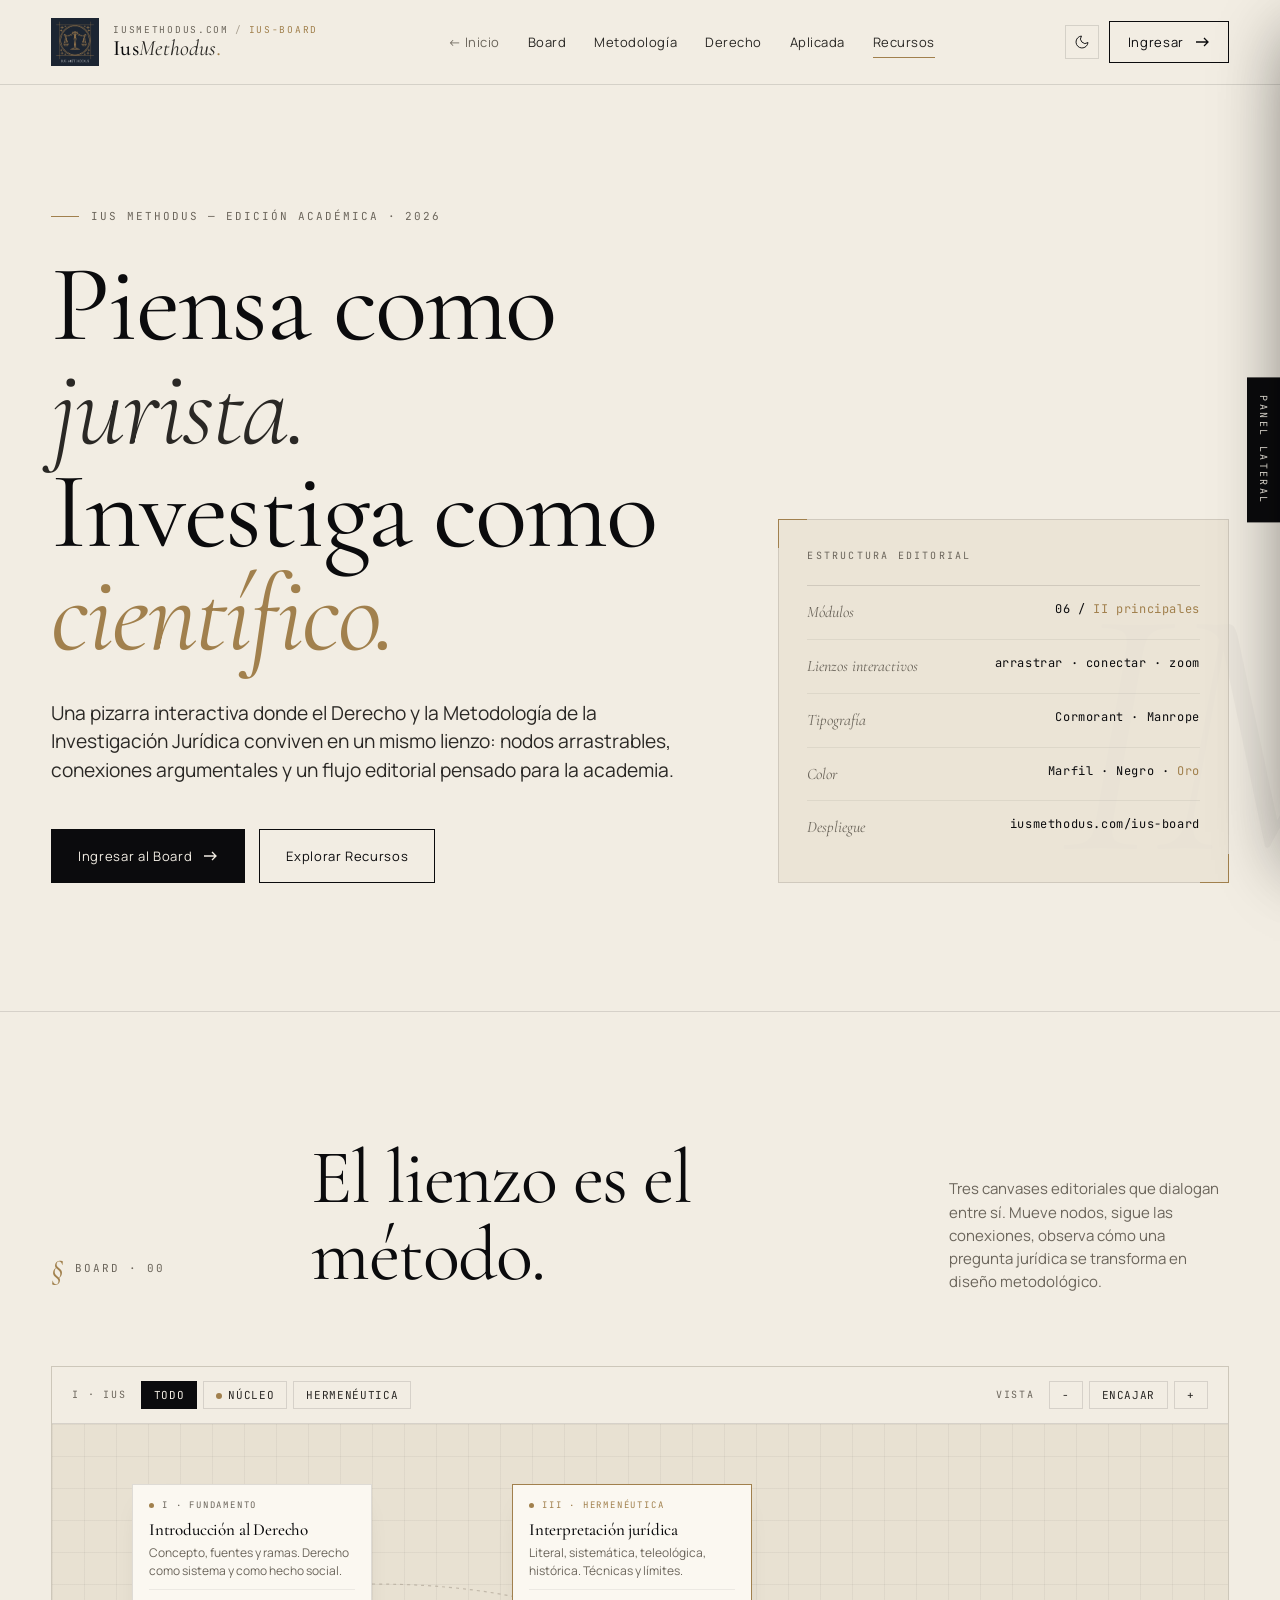
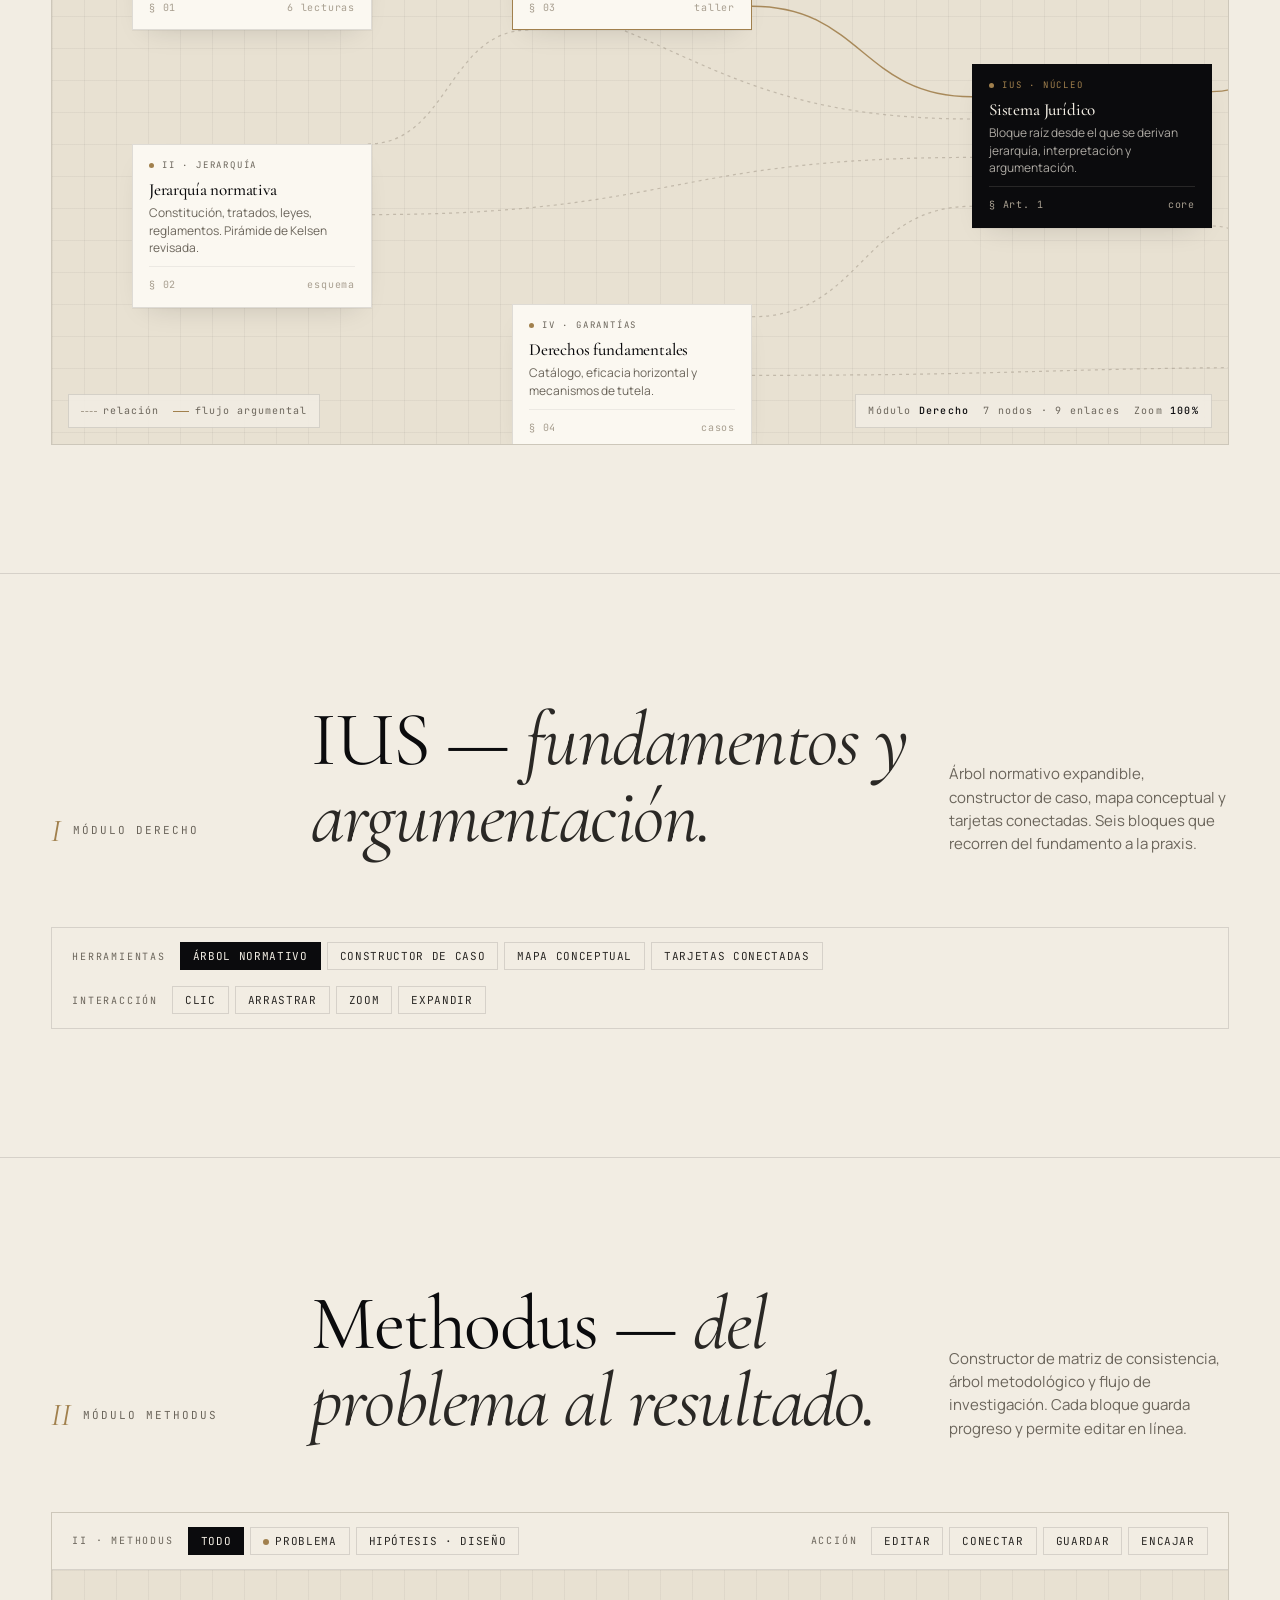
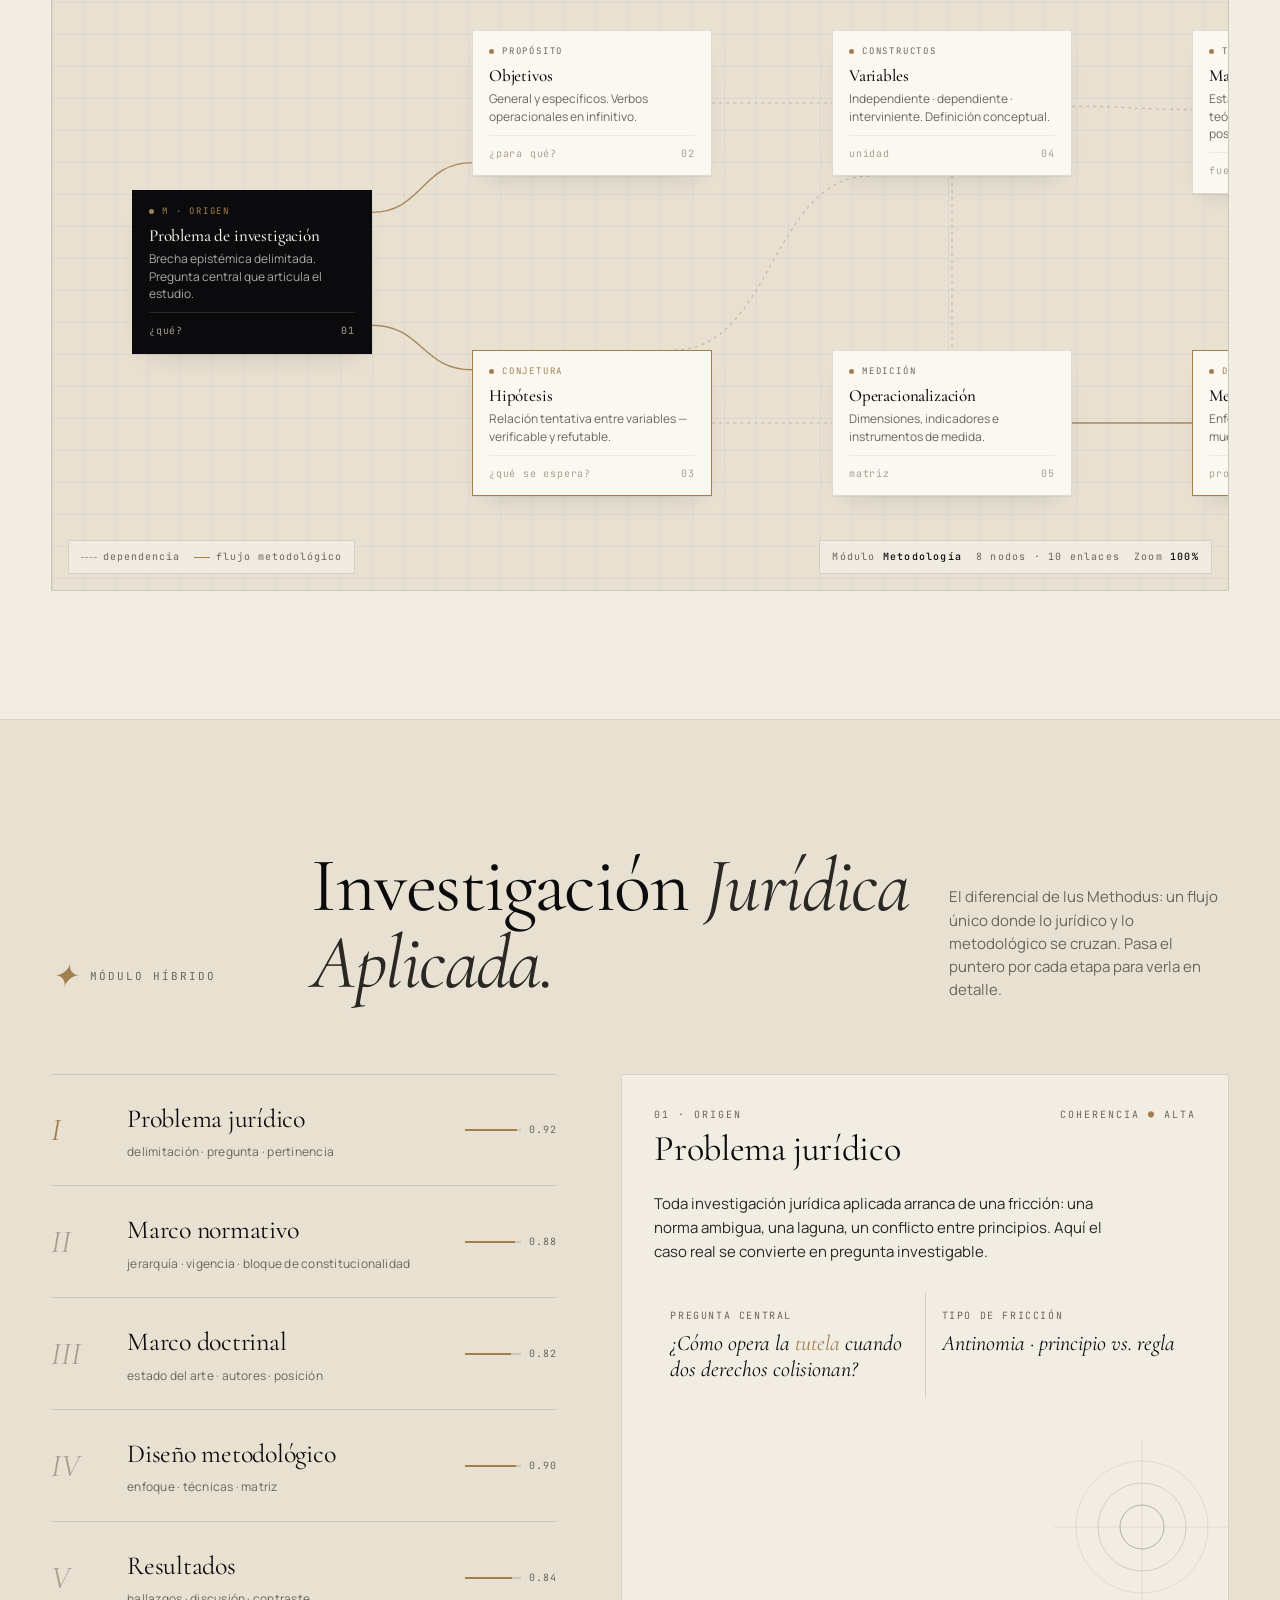
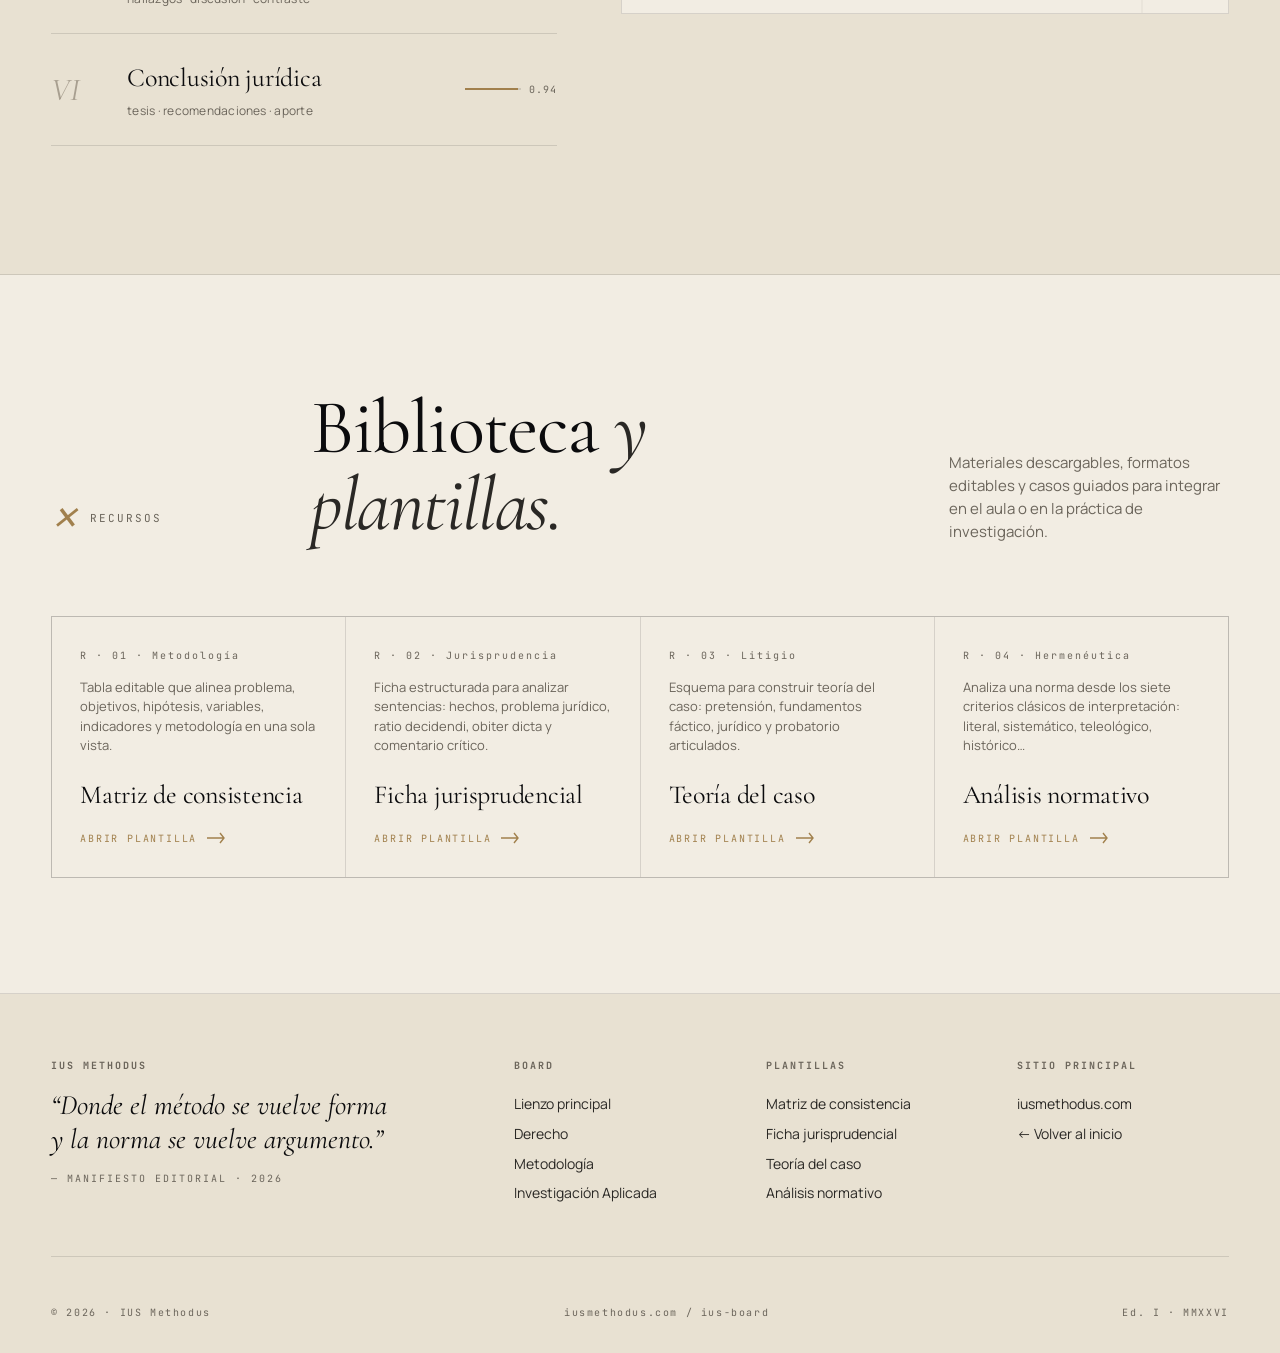
<file: ius-board/index.html>
<!doctype html>
<html lang="es">
<head>
<meta charset="utf-8" />
<meta name="viewport" content="width=device-width, initial-scale=1" />
<title>IUS Methodus · Board</title>
<meta name="description" content="Pizarra académica interactiva que integra Derecho y Metodología de la Investigación Jurídica." />
<link rel="preconnect" href="https://fonts.googleapis.com" />
<link rel="preconnect" href="https://fonts.gstatic.com" crossorigin />
<link href="https://fonts.googleapis.com/css2?family=Cormorant+Garamond:ital,wght@0,300;0,400;0,500;0,600;1,300;1,400;1,500&family=JetBrains+Mono:wght@400;500&family=Manrope:wght@300;400;500;600&display=swap" rel="stylesheet" />
<link rel="stylesheet" href="styles.css" />
</head>
<body>

<!-- ============================================================
     HEADER
     ============================================================ -->
<header class="site-header" id="inicio">
  <a class="brand" href="https://iusmethodus.com">

  <img
    class="brand-logo"
    src="/logo.png"
    alt="IUS Methodus"
  />

  <span class="brand-label">
      <span class="crumbs"><span class="crumb-root">iusmethodus.com</span> <span class="sep">/</span> <span class="crumb-leaf">ius&#8209;board</span></span>
      <span class="brand-name">Ius<em>Methodus</em><span class="dot">.</span></span>
    </span>
  </a>

  <nav class="nav" aria-label="Principal">
    <a href="https://iusmethodus.com" class="nav-home">← Inicio</a>
    <a href="#board" class="active">Board</a>
    <a href="#methodus">Metodología</a>
    <a href="#derecho">Derecho</a>
    <a href="#hibrido">Aplicada</a>
    <a href="#recursos">Recursos</a>
  </nav>

  <div class="header-tools">
    <button class="icon-btn" data-theme-toggle aria-label="Cambiar tema">
      <svg viewBox="0 0 24 24" fill="none" stroke="currentColor" stroke-width="1.4">
        <path d="M21 12.8A9 9 0 1 1 11.2 3a7 7 0 0 0 9.8 9.8Z" />
      </svg>
    </button>
    <a href="#board" class="btn ghost" style="padding:10px 18px;">
      Ingresar
      <svg class="arr" width="14" height="10" viewBox="0 0 14 10" fill="none">
        <path d="M0 5h12M8 1l4 4-4 4" stroke="currentColor" stroke-width="1.3"/>
      </svg>
    </a>
  </div>
</header>

<!-- ============================================================
     HERO
     ============================================================ -->
<section class="hero" aria-labelledby="hero-title">
  <div class="hero-ornament" aria-hidden="true">IM</div>
  <div class="hero-grid">
    <div>
      <div class="eyebrow">Ius Methodus — Edición Académica · 2026</div>
      <h1 id="hero-title">
        Piensa como <em>jurista.</em><br/>
        Investiga como <span class="gold">científico.</span>
      </h1>
      <p class="lede">
        Una pizarra interactiva donde el Derecho y la Metodología de la Investigación Jurídica conviven en un mismo lienzo: nodos arrastrables, conexiones argumentales y un flujo editorial pensado para la academia.
      </p>
      <div class="cta-row">
        <a href="#board" class="btn">
          Ingresar al Board
          <svg class="arr" width="14" height="10" viewBox="0 0 14 10" fill="none">
            <path d="M0 5h12M8 1l4 4-4 4" stroke="currentColor" stroke-width="1.3"/>
          </svg>
        </a>
        <a href="#recursos" class="btn ghost">
          Explorar Recursos
        </a>
      </div>
    </div>

    <aside class="hero-meta">
      <div class="meta-title">Estructura editorial</div>
      <dl>
        <div class="meta-row"><dt>Módulos</dt><dd>06 / <span class="accent">II principales</span></dd></div>
        <div class="meta-row"><dt>Lienzos interactivos</dt><dd>arrastrar · conectar · zoom</dd></div>
        <div class="meta-row"><dt>Tipografía</dt><dd>Cormorant · Manrope</dd></div>
        <div class="meta-row"><dt>Color</dt><dd>Marfil · Negro · <span class="accent">Oro</span></dd></div>
        <div class="meta-row"><dt>Despliegue</dt><dd>iusmethodus.com/ius&#8209;board</dd></div>
      </dl>
    </aside>
  </div>
</section>

<!-- ============================================================
     BOARD INTRO
     ============================================================ -->
<section class="module" id="board" aria-labelledby="board-title">
  <div class="module-head">
    <div class="module-tag"><span class="roman">§</span> Board · 00</div>
    <h2 class="module-title" id="board-title">El lienzo es el método.</h2>
    <p class="module-blurb">Tres canvases editoriales que dialogan entre sí. Mueve nodos, sigue las conexiones, observa cómo una pregunta jurídica se transforma en diseño metodológico.</p>
  </div>

  <div class="canvas-wrap" data-canvas="derecho">
    <div class="canvas-toolbar">
      <div class="tool-group">
        <span class="label">I · IUS</span>
        <button class="chip active" data-filter="all">Todo</button>
        <button class="chip" data-filter="root"><span class="dot"></span>Núcleo</button>
        <button class="chip" data-filter="accent">Hermenéutica</button>
      </div>
      <div class="tool-group">
        <span class="label">Vista</span>
        <button class="chip" data-zoom-action="out">−</button>
        <button class="chip" data-zoom-action="fit">Encajar</button>
        <button class="chip" data-zoom-action="in">+</button>
      </div>
    </div>
    <div class="canvas-view">
      <div class="canvas-stage">
        <svg class="edges" viewBox="0 0 4000 3000" preserveAspectRatio="none"></svg>
      </div>
      <div class="canvas-legend">
        <span><span class="swatch dash"></span>relación</span>
        <span><span class="swatch solid"></span>flujo argumental</span>
      </div>
      <div class="canvas-status">
        <span>Módulo <b>Derecho</b></span>
        <span>7 nodos · 9 enlaces</span>
        <span>Zoom <b data-zoom>100%</b></span>
      </div>
    </div>
  </div>
</section>

<!-- ============================================================
     DERECHO MODULE
     ============================================================ -->
<section class="module" id="derecho" aria-labelledby="derecho-title">
  <div class="module-head">
    <div class="module-tag"><span class="roman">I</span> Módulo Derecho</div>
    <h2 class="module-title" id="derecho-title">IUS — <em>fundamentos y argumentación.</em></h2>
    <p class="module-blurb">Árbol normativo expandible, constructor de caso, mapa conceptual y tarjetas conectadas. Seis bloques que recorren del fundamento a la praxis.</p>
  </div>

  <!-- Tools row -->
  <div class="canvas-wrap" style="border-bottom:none; background:var(--paper);">
    <div class="canvas-toolbar">
      <div class="tool-group">
        <span class="label">Herramientas</span>
        <button class="chip active">Árbol normativo</button>
        <button class="chip">Constructor de caso</button>
        <button class="chip">Mapa conceptual</button>
        <button class="chip">Tarjetas conectadas</button>
      </div>
      <div class="tool-group">
        <span class="label">Interacción</span>
        <button class="chip">clic</button>
        <button class="chip">arrastrar</button>
        <button class="chip">zoom</button>
        <button class="chip">expandir</button>
      </div>
    </div>
  </div>
</section>

<!-- ============================================================
     METHODUS MODULE
     ============================================================ -->
<section class="module" id="methodus" aria-labelledby="methodus-title">
  <div class="module-head">
    <div class="module-tag"><span class="roman">II</span> Módulo Methodus</div>
    <h2 class="module-title" id="methodus-title">Methodus — <em>del problema al resultado.</em></h2>
    <p class="module-blurb">Constructor de matriz de consistencia, árbol metodológico y flujo de investigación. Cada bloque guarda progreso y permite editar en línea.</p>
  </div>

  <div class="canvas-wrap" data-canvas="methodus">
    <div class="canvas-toolbar">
      <div class="tool-group">
        <span class="label">II · METHODUS</span>
        <button class="chip active" data-filter="all">Todo</button>
        <button class="chip" data-filter="root"><span class="dot"></span>Problema</button>
        <button class="chip" data-filter="accent">Hipótesis · Diseño</button>
      </div>
      <div class="tool-group">
        <span class="label">Acción</span>
        <button class="chip">Editar</button>
        <button class="chip">Conectar</button>
        <button class="chip">Guardar</button>
        <button class="chip" data-zoom-action="fit">Encajar</button>
      </div>
    </div>
    <div class="canvas-view">
      <div class="canvas-stage">
        <svg class="edges" viewBox="0 0 4000 3000" preserveAspectRatio="none"></svg>
      </div>
      <div class="canvas-legend">
        <span><span class="swatch dash"></span>dependencia</span>
        <span><span class="swatch solid"></span>flujo metodológico</span>
      </div>
      <div class="canvas-status">
        <span>Módulo <b>Metodología</b></span>
        <span>8 nodos · 10 enlaces</span>
        <span>Zoom <b data-zoom>100%</b></span>
      </div>
    </div>
  </div>
</section>

<!-- ============================================================
     HYBRID — Investigación Jurídica Aplicada
     ============================================================ -->
<section class="module hybrid" id="hibrido" aria-labelledby="hibrido-title">
  <div class="module-head">
    <div class="module-tag"><span class="roman">✦</span> Módulo Híbrido</div>
    <h2 class="module-title" id="hibrido-title">Investigación <em>Jurídica Aplicada.</em></h2>
    <p class="module-blurb">El diferencial de Ius Methodus: un flujo único donde lo jurídico y lo metodológico se cruzan. Pasa el puntero por cada etapa para verla en detalle.</p>
  </div>

  <div class="hybrid-flow">
    <ol class="flow-list" role="list">
      <li class="flow-step is-active" data-step="prob">
        <span class="idx">I</span>
        <div>
          <h3>Problema jurídico</h3>
          <span class="sub">delimitación · pregunta · pertinencia</span>
        </div>
        <span class="coherence"><span class="bar" style="--gap: 8%"></span>0.92</span>
      </li>
      <li class="flow-step" data-step="norm">
        <span class="idx">II</span>
        <div>
          <h3>Marco normativo</h3>
          <span class="sub">jerarquía · vigencia · bloque de constitucionalidad</span>
        </div>
        <span class="coherence"><span class="bar" style="--gap: 12%"></span>0.88</span>
      </li>
      <li class="flow-step" data-step="doct">
        <span class="idx">III</span>
        <div>
          <h3>Marco doctrinal</h3>
          <span class="sub">estado del arte · autores · posición</span>
        </div>
        <span class="coherence"><span class="bar" style="--gap: 18%"></span>0.82</span>
      </li>
      <li class="flow-step" data-step="meto">
        <span class="idx">IV</span>
        <div>
          <h3>Diseño metodológico</h3>
          <span class="sub">enfoque · técnicas · matriz</span>
        </div>
        <span class="coherence"><span class="bar" style="--gap: 10%"></span>0.90</span>
      </li>
      <li class="flow-step" data-step="res">
        <span class="idx">V</span>
        <div>
          <h3>Resultados</h3>
          <span class="sub">hallazgos · discusión · contraste</span>
        </div>
        <span class="coherence"><span class="bar" style="--gap: 16%"></span>0.84</span>
      </li>
      <li class="flow-step" data-step="concl">
        <span class="idx">VI</span>
        <div>
          <h3>Conclusión jurídica</h3>
          <span class="sub">tesis · recomendaciones · aporte</span>
        </div>
        <span class="coherence"><span class="bar" style="--gap: 6%"></span>0.94</span>
      </li>
    </ol>

    <div class="flow-canvas" data-flow-detail></div>
  </div>
</section>

<!-- ============================================================
     RESOURCES
     ============================================================ -->
<section class="resources" id="recursos" aria-labelledby="recursos-title">
  <div class="module-head">
    <div class="module-tag"><span class="roman">✕</span> Recursos</div>
    <h2 class="module-title" id="recursos-title">Biblioteca <em>y plantillas.</em></h2>
    <p class="module-blurb">Materiales descargables, formatos editables y casos guiados para integrar en el aula o en la práctica de investigación.</p>
  </div>

  <div class="resources-grid">
    <button class="r-card" data-template="matriz" type="button">
      <span class="num">R · 01 · Metodología</span>
      <p>Tabla editable que alinea problema, objetivos, hipótesis, variables, indicadores y metodología en una sola vista.</p>
      <h4>Matriz de consistencia</h4>
      <span class="r-cta">Abrir plantilla <svg class="ar" width="20" height="12" viewBox="0 0 20 12"><path d="M0 6h17M13 1l4 5-4 5" stroke="currentColor" stroke-width="1.4" fill="none"/></svg></span>
    </button>
    <button class="r-card" data-template="ficha" type="button">
      <span class="num">R · 02 · Jurisprudencia</span>
      <p>Ficha estructurada para analizar sentencias: hechos, problema jurídico, ratio decidendi, obiter dicta y comentario crítico.</p>
      <h4>Ficha jurisprudencial</h4>
      <span class="r-cta">Abrir plantilla <svg class="ar" width="20" height="12" viewBox="0 0 20 12"><path d="M0 6h17M13 1l4 5-4 5" stroke="currentColor" stroke-width="1.4" fill="none"/></svg></span>
    </button>
    <button class="r-card" data-template="caso" type="button">
      <span class="num">R · 03 · Litigio</span>
      <p>Esquema para construir teoría del caso: pretensión, fundamentos fáctico, jurídico y probatorio articulados.</p>
      <h4>Teoría del caso</h4>
      <span class="r-cta">Abrir plantilla <svg class="ar" width="20" height="12" viewBox="0 0 20 12"><path d="M0 6h17M13 1l4 5-4 5" stroke="currentColor" stroke-width="1.4" fill="none"/></svg></span>
    </button>
    <button class="r-card" data-template="interp" type="button">
      <span class="num">R · 04 · Hermenéutica</span>
      <p>Analiza una norma desde los siete criterios clásicos de interpretación: literal, sistemático, teleológico, histórico…</p>
      <h4>Análisis normativo</h4>
      <span class="r-cta">Abrir plantilla <svg class="ar" width="20" height="12" viewBox="0 0 20 12"><path d="M0 6h17M13 1l4 5-4 5" stroke="currentColor" stroke-width="1.4" fill="none"/></svg></span>
    </button>
  </div>
</section>

<!-- ============================================================
     FOOTER / CONTACT
     ============================================================ -->
<footer class="site-footer">
  <div class="footer-grid">
    <div>
      <h5>Ius Methodus</h5>
      <p class="footer-quote">
        “Donde el método se vuelve forma y la norma se vuelve argumento.”
        <span class="cite">— Manifiesto Editorial · 2026</span>
      </p>
    </div>
    <div>
      <h5>Board</h5>
      <a href="#board">Lienzo principal</a>
      <a href="#derecho">Derecho</a>
      <a href="#methodus">Metodología</a>
      <a href="#hibrido">Investigación Aplicada</a>
    </div>
    <div>
      <h5>Plantillas</h5>
      <a href="#recursos" data-open-template="matriz">Matriz de consistencia</a>
      <a href="#recursos" data-open-template="ficha">Ficha jurisprudencial</a>
      <a href="#recursos" data-open-template="caso">Teoría del caso</a>
      <a href="#recursos" data-open-template="interp">Análisis normativo</a>
    </div>
    <div>
      <h5>Sitio principal</h5>
      <a href="https://iusmethodus.com">iusmethodus.com</a>
      <a href="https://iusmethodus.com">← Volver al inicio</a>
    </div>
  </div>
  <div class="footer-bot">
    <span>© 2026 · IUS Methodus</span>
    <span>iusmethodus.com / ius&#8209;board</span>
    <span>Ed. I · MMXXVI</span>
  </div>
</footer>

<!-- ============================================================
     SIDEBAR PANEL
     ============================================================ -->
<button class="sidebar-trigger" aria-label="Abrir panel lateral">Panel lateral</button>
<div class="scrim" aria-hidden="true"></div>
<aside class="sidebar-panel" aria-label="Panel de accesos">
  <div class="sidebar-head">
    <h2>Accesos</h2>
    <button class="icon-btn" data-close-sidebar aria-label="Cerrar panel">
      <svg viewBox="0 0 24 24" fill="none" stroke="currentColor" stroke-width="1.4"><path d="M6 6l12 12M18 6L6 18"/></svg>
    </button>
  </div>
  <nav class="sidebar-nav">
    <a class="sidebar-item" href="#recursos">
      <svg class="ic" viewBox="0 0 24 24" fill="none" stroke="currentColor" stroke-width="1.3"><rect x="3" y="3" width="7" height="7"/><rect x="14" y="3" width="7" height="7"/><rect x="3" y="14" width="7" height="7"/><rect x="14" y="14" width="7" height="7"/></svg>
      <div class="label-block"><div class="t">Plantillas</div><div class="d">12 formatos</div></div>
      <span class="count">12</span>
    </a>
    <a class="sidebar-item" href="#recursos">
      <svg class="ic" viewBox="0 0 24 24" fill="none" stroke="currentColor" stroke-width="1.3"><path d="M4 3h11a4 4 0 0 1 4 4v14H8a4 4 0 0 1-4-4V3z"/><path d="M4 17h15"/></svg>
      <div class="label-block"><div class="t">Biblioteca</div><div class="d">manuales · tratados</div></div>
      <span class="count">348</span>
    </a>
    <a class="sidebar-item" href="#hibrido">
      <svg class="ic" viewBox="0 0 24 24" fill="none" stroke="currentColor" stroke-width="1.3"><path d="M3 12h18M12 3v18"/><circle cx="12" cy="12" r="9"/></svg>
      <div class="label-block"><div class="t">Casos</div><div class="d">expedientes guiados</div></div>
      <span class="count">26</span>
    </a>
    <a class="sidebar-item" href="#">
      <svg class="ic" viewBox="0 0 24 24" fill="none" stroke="currentColor" stroke-width="1.3"><path d="M12 3l2.6 6 6.4.6-4.8 4.4 1.4 6.4L12 17l-5.6 3.4L7.8 14 3 9.6l6.4-.6L12 3z"/></svg>
      <div class="label-block"><div class="t">Favoritos</div><div class="d">tu colección</div></div>
      <span class="count">07</span>
    </a>
    <a class="sidebar-item" href="#">
      <svg class="ic" viewBox="0 0 24 24" fill="none" stroke="currentColor" stroke-width="1.3"><circle cx="12" cy="12" r="3"/><path d="M19.4 15a1.7 1.7 0 0 0 .3 1.8l.1.1a2 2 0 1 1-2.8 2.8l-.1-.1a1.7 1.7 0 0 0-1.8-.3 1.7 1.7 0 0 0-1 1.5V21a2 2 0 1 1-4 0v-.1a1.7 1.7 0 0 0-1.1-1.5 1.7 1.7 0 0 0-1.8.3l-.1.1a2 2 0 1 1-2.8-2.8l.1-.1a1.7 1.7 0 0 0 .3-1.8 1.7 1.7 0 0 0-1.5-1H3a2 2 0 1 1 0-4h.1a1.7 1.7 0 0 0 1.5-1.1 1.7 1.7 0 0 0-.3-1.8l-.1-.1a2 2 0 1 1 2.8-2.8l.1.1a1.7 1.7 0 0 0 1.8.3H9a1.7 1.7 0 0 0 1-1.5V3a2 2 0 1 1 4 0v.1a1.7 1.7 0 0 0 1 1.5 1.7 1.7 0 0 0 1.8-.3l.1-.1a2 2 0 1 1 2.8 2.8l-.1.1a1.7 1.7 0 0 0-.3 1.8V9a1.7 1.7 0 0 0 1.5 1H21a2 2 0 1 1 0 4h-.1a1.7 1.7 0 0 0-1.5 1z"/></svg>
      <div class="label-block"><div class="t">Configuración</div><div class="d">tema · idioma · cuenta</div></div>
      <span class="count">·</span>
    </a>
  </nav>
  <div style="padding: 24px 28px; border-top: 1px solid var(--rule); font-family: var(--mono); font-size: 10px; letter-spacing: 0.16em; color: var(--ink-mute);">
    iusmethodus.com / ius&#8209;board · v1.0
  </div>
</aside>

<!-- ============================================================
     TEMPLATE VIEWER (modal)
     ============================================================ -->
<div class="tpl-scrim" data-tpl-close></div>
<aside class="tpl-viewer" aria-hidden="true" aria-label="Visor de plantillas">
  <header class="tpl-head">
    <div class="tpl-id"><span class="tpl-num">R · 00</span><span class="tpl-cat">Plantilla</span></div>
    <h2 class="tpl-title">—</h2>
    <div class="tpl-actions">
      <button class="chip" data-tpl-action="print">Imprimir</button>
      <button class="chip" data-tpl-action="reset">Restablecer</button>
      <button class="icon-btn" data-tpl-close aria-label="Cerrar plantilla">
        <svg viewBox="0 0 24 24" fill="none" stroke="currentColor" stroke-width="1.4"><path d="M6 6l12 12M18 6L6 18"/></svg>
      </button>
    </div>
  </header>
  <div class="tpl-body" data-tpl-body></div>
</aside>

<script src="board.js"></script>
<script src="templates.js"></script>
</body>
</html>
</file>
<file: ius-board/styles.css>
/* ============================================================
   IUS METHODUS BOARD — Editorial Academic Interface
   ============================================================ */

:root {
  /* Light (default) — Ivory paper */
  --ink: #0B0B0D;
  --ink-soft: #2A2825;
  --ink-mute: #6B655B;
  --ink-faint: #A89F90;
  --paper: #F2EDE3;
  --paper-2: #E8E1D2;
  --paper-3: #DCD3C0;
  --rule: rgba(11, 11, 13, 0.12);
  --rule-soft: rgba(11, 11, 13, 0.06);
  --gold: oklch(0.62 0.08 78);
  --gold-soft: oklch(0.72 0.06 78);
  --gold-faint: oklch(0.85 0.04 78);
  --node-bg: #FBF8F1;
  --node-shadow: 0 1px 0 rgba(11,11,13,0.04), 0 12px 28px -16px rgba(11,11,13,0.18);
  --grid: rgba(11, 11, 13, 0.045);

  --serif: "Cormorant Garamond", "Cormorant", "Georgia", serif;
  --sans: "Manrope", "Inter", system-ui, sans-serif;
  --mono: "JetBrains Mono", "SF Mono", ui-monospace, monospace;

  --pad: clamp(20px, 4vw, 56px);
  --max: 1440px;
}

[data-theme="dark"] {
  --ink: #F2EDE3;
  --ink-soft: #D9D2C2;
  --ink-mute: #8B8475;
  --ink-faint: #5A5448;
  --paper: #0B0B0D;
  --paper-2: #131316;
  --paper-3: #1B1B1F;
  --rule: rgba(242, 237, 227, 0.10);
  --rule-soft: rgba(242, 237, 227, 0.05);
  --gold: oklch(0.78 0.09 78);
  --gold-soft: oklch(0.68 0.07 78);
  --gold-faint: oklch(0.35 0.05 78);
  --node-bg: #15151A;
  --node-shadow: 0 0 0 1px rgba(242,237,227,0.04), 0 16px 40px -20px rgba(0,0,0,0.7);
  --grid: rgba(242, 237, 227, 0.04);
}

* { box-sizing: border-box; margin: 0; padding: 0; }

html { scroll-behavior: smooth; }

body {
  font-family: var(--sans);
  background: var(--paper);
  color: var(--ink);
  font-size: 15px;
  line-height: 1.55;
  font-feature-settings: "ss01", "cv11";
  -webkit-font-smoothing: antialiased;
  transition: background 0.6s ease, color 0.6s ease;
  overflow-x: hidden;
}

::selection { background: var(--gold); color: var(--paper); }

/* ============================================================
   HEADER
   ============================================================ */
.site-header {
  position: sticky; top: 0; z-index: 60;
  padding: 18px var(--pad);
  display: flex; align-items: center; justify-content: space-between;
  gap: 32px;
  background: color-mix(in oklab, var(--paper) 88%, transparent);
  backdrop-filter: blur(14px);
  -webkit-backdrop-filter: blur(14px);
  border-bottom: 1px solid var(--rule);
}

.brand {
  display: flex; align-items: center; gap: 14px;
  text-decoration: none;
  color: var(--ink);
}
.brand-logo{
height:48px;
width:auto;
display:block;
object-fit:contain;
}
.brand-label { display: flex; flex-direction: column; gap: 2px; line-height: 1; }
.brand-name {
  font-family: var(--serif);
  font-size: 22px;
  letter-spacing: 0.01em;
  font-weight: 500;
}
.brand-name em { font-style: italic; font-weight: 400; color: var(--ink-soft); }
.brand .dot { color: var(--gold); font-style: italic; }
.crumbs {
  font-family: var(--mono);
  font-size: 9.5px;
  letter-spacing: 0.18em;
  text-transform: uppercase;
  color: var(--ink-mute);
  display: flex; gap: 6px; align-items: center;
}
.crumbs .crumb-root { color: var(--ink-mute); }
.crumbs .crumb-leaf { color: var(--gold); }
.crumbs .sep { color: var(--ink-faint); }

.nav .nav-home { color: var(--ink-mute); }
.nav .nav-home:hover { color: var(--gold); }

.nav { display: flex; gap: 28px; align-items: center; }
.nav a {
  color: var(--ink-soft);
  text-decoration: none;
  font-size: 13px;
  letter-spacing: 0.04em;
  position: relative;
  padding: 4px 0;
  transition: color 0.25s;
}
.nav a:hover { color: var(--ink); }
.nav a::after {
  content: ""; position: absolute; left: 0; right: 0; bottom: -2px;
  height: 1px; background: var(--gold);
  transform: scaleX(0); transform-origin: left;
  transition: transform 0.35s cubic-bezier(.2,.7,.2,1);
}
.nav a:hover::after, .nav a.active::after { transform: scaleX(1); }

.header-tools { display: flex; align-items: center; gap: 10px; }
.icon-btn {
  width: 34px; height: 34px;
  border: 1px solid var(--rule);
  background: transparent;
  color: var(--ink);
  display: inline-grid; place-items: center;
  cursor: pointer;
  transition: border-color 0.2s, background 0.2s;
}
.icon-btn:hover { border-color: var(--ink); background: var(--paper-2); }
.icon-btn svg { width: 16px; height: 16px; }

/* ============================================================
   HERO
   ============================================================ */
.hero {
  padding: clamp(48px, 9vw, 120px) var(--pad) clamp(60px, 10vw, 140px);
  position: relative;
  border-bottom: 1px solid var(--rule);
  overflow: hidden;
}
.hero-grid {
  display: grid;
  grid-template-columns: 1fr;
  gap: clamp(40px, 6vw, 80px);
  max-width: var(--max);
  margin: 0 auto;
}
@media (min-width: 980px) {
  .hero-grid { grid-template-columns: 1.3fr 0.9fr; align-items: end; }
}
.eyebrow {
  display: inline-flex; align-items: center; gap: 12px;
  font-family: var(--mono);
  font-size: 11px;
  letter-spacing: 0.18em;
  text-transform: uppercase;
  color: var(--ink-mute);
  margin-bottom: 28px;
}
.eyebrow::before {
  content: ""; width: 28px; height: 1px; background: var(--gold);
}
.hero h1 {
  font-family: var(--serif);
  font-weight: 400;
  font-size: clamp(48px, 8.5vw, 124px);
  line-height: 0.95;
  letter-spacing: -0.02em;
  margin-bottom: 32px;
  text-wrap: balance;
}
.hero h1 em {
  font-style: italic;
  color: var(--ink-soft);
  font-weight: 300;
}
.hero h1 .gold { color: var(--gold); font-style: italic; }
.hero p.lede {
  font-size: clamp(17px, 1.5vw, 21px);
  color: var(--ink-soft);
  max-width: 52ch;
  line-height: 1.5;
  margin-bottom: 44px;
  text-wrap: pretty;
}
.cta-row { display: flex; gap: 14px; flex-wrap: wrap; }

.btn {
  display: inline-flex; align-items: center; gap: 12px;
  padding: 16px 26px;
  font-family: var(--sans);
  font-size: 13px;
  letter-spacing: 0.05em;
  text-decoration: none;
  border: 1px solid var(--ink);
  cursor: pointer;
  background: var(--ink);
  color: var(--paper);
  transition: transform 0.25s, background 0.25s, color 0.25s;
}
.btn:hover { transform: translateY(-2px); }
.btn .arr { transition: transform 0.3s; }
.btn:hover .arr { transform: translateX(4px); }

.btn.ghost {
  background: transparent;
  color: var(--ink);
}
.btn.ghost:hover { background: var(--ink); color: var(--paper); }

/* Hero side: meta plate */
.hero-meta {
  border: 1px solid var(--rule);
  padding: 28px;
  background: color-mix(in oklab, var(--paper-2) 70%, transparent);
  position: relative;
}
.hero-meta::before {
  content: "";
  position: absolute; top: -1px; left: -1px;
  width: 28px; height: 28px;
  border-top: 1px solid var(--gold);
  border-left: 1px solid var(--gold);
}
.hero-meta::after {
  content: "";
  position: absolute; bottom: -1px; right: -1px;
  width: 28px; height: 28px;
  border-bottom: 1px solid var(--gold);
  border-right: 1px solid var(--gold);
}
.meta-title {
  font-family: var(--mono);
  font-size: 10px;
  letter-spacing: 0.22em;
  text-transform: uppercase;
  color: var(--ink-mute);
  margin-bottom: 22px;
}
.meta-row {
  display: grid; grid-template-columns: 1fr auto;
  padding: 14px 0;
  border-top: 1px solid var(--rule-soft);
  font-size: 14px;
  gap: 16px;
}
.meta-row:first-of-type { border-top: 1px solid var(--rule); }
.meta-row dt { color: var(--ink-mute); font-family: var(--serif); font-style: italic; font-size: 16px; }
.meta-row dd { font-family: var(--mono); font-size: 12px; letter-spacing: 0.05em; color: var(--ink); text-align: right; }
.meta-row dd .accent { color: var(--gold); }

/* hero background ornament */
.hero-ornament {
  position: absolute;
  right: -120px; top: 40%;
  font-family: var(--serif);
  font-style: italic;
  font-size: 360px;
  color: var(--ink);
  opacity: 0.025;
  pointer-events: none;
  user-select: none;
  font-weight: 300;
  letter-spacing: -0.04em;
}

/* ============================================================
   SECTION SCAFFOLD
   ============================================================ */
section.module {
  padding: clamp(64px, 10vw, 140px) var(--pad);
  border-bottom: 1px solid var(--rule);
  position: relative;
}
.module-head {
  display: grid;
  grid-template-columns: 1fr;
  gap: 24px;
  max-width: var(--max);
  margin: 0 auto clamp(40px, 6vw, 72px);
}
@media (min-width: 900px) {
  .module-head { grid-template-columns: 220px 1fr 280px; align-items: end; gap: 40px; }
}
.module-tag {
  font-family: var(--mono);
  font-size: 11px;
  letter-spacing: 0.18em;
  text-transform: uppercase;
  color: var(--ink-mute);
  display: flex; align-items: center; gap: 12px;
}
.module-tag .roman {
  font-family: var(--serif);
  font-style: italic;
  font-size: 32px;
  color: var(--gold);
  letter-spacing: 0;
}
.module-title {
  font-family: var(--serif);
  font-weight: 400;
  font-size: clamp(40px, 6vw, 80px);
  line-height: 1;
  letter-spacing: -0.02em;
}
.module-title em { font-style: italic; color: var(--ink-soft); }
.module-blurb {
  color: var(--ink-mute);
  font-size: 15px;
  line-height: 1.55;
}

/* ============================================================
   CANVAS — interactive board
   ============================================================ */
.canvas-wrap {
  max-width: var(--max);
  margin: 0 auto;
  border: 1px solid var(--rule);
  background: var(--paper-2);
  position: relative;
  overflow: hidden;
}
.canvas-toolbar {
  display: flex; align-items: center; justify-content: space-between;
  padding: 14px 20px;
  border-bottom: 1px solid var(--rule);
  background: var(--paper);
  gap: 16px;
  flex-wrap: wrap;
}
.tool-group { display: flex; align-items: center; gap: 6px; }
.tool-group .label {
  font-family: var(--mono);
  font-size: 10px;
  letter-spacing: 0.18em;
  text-transform: uppercase;
  color: var(--ink-mute);
  margin-right: 8px;
}
.chip {
  font-family: var(--mono);
  font-size: 11px;
  letter-spacing: 0.06em;
  padding: 6px 12px;
  border: 1px solid var(--rule);
  background: transparent;
  color: var(--ink-soft);
  cursor: pointer;
  text-transform: uppercase;
  transition: all 0.2s;
}
.chip:hover { border-color: var(--ink); color: var(--ink); }
.chip.active {
  background: var(--ink); color: var(--paper); border-color: var(--ink);
}
.chip .dot {
  display: inline-block; width: 6px; height: 6px;
  background: var(--gold); border-radius: 50%;
  margin-right: 6px; vertical-align: middle;
}

.canvas-view {
  height: 620px;
  position: relative;
  overflow: hidden;
  background-image:
    linear-gradient(var(--grid) 1px, transparent 1px),
    linear-gradient(90deg, var(--grid) 1px, transparent 1px);
  background-size: 32px 32px;
  cursor: grab;
}
.canvas-view.dragging { cursor: grabbing; }
.canvas-stage {
  position: absolute; inset: 0;
  transform-origin: 0 0;
  will-change: transform;
}
.canvas-stage svg.edges {
  position: absolute; left: 0; top: 0;
  width: 4000px; height: 3000px;
  pointer-events: none;
  overflow: visible;
}
.edge {
  fill: none;
  stroke: var(--ink-faint);
  stroke-width: 1.2;
  stroke-dasharray: 3 4;
  opacity: 0.6;
  transition: stroke 0.3s, opacity 0.3s;
}
.edge.flow {
  stroke: var(--gold);
  stroke-dasharray: 0;
  opacity: 0.9;
  stroke-width: 1.4;
}
.edge.active { stroke: var(--ink); opacity: 1; stroke-dasharray: 0; }

.node {
  position: absolute;
  min-width: 180px;
  max-width: 240px;
  background: var(--node-bg);
  border: 1px solid var(--rule);
  padding: 14px 16px;
  cursor: grab;
  user-select: none;
  box-shadow: var(--node-shadow);
  transition: border-color 0.25s, transform 0.25s;
}
.node:hover { border-color: var(--ink); }
.node.dragging { cursor: grabbing; z-index: 10; transform: scale(1.02); }
.node .n-tag {
  font-family: var(--mono);
  font-size: 9px;
  letter-spacing: 0.2em;
  text-transform: uppercase;
  color: var(--ink-mute);
  margin-bottom: 6px;
  display: flex; align-items: center; gap: 8px;
}
.node .n-tag::before {
  content: ""; width: 5px; height: 5px; background: var(--gold);
  border-radius: 50%;
}
.node h4 {
  font-family: var(--serif);
  font-weight: 500;
  font-size: 17px;
  line-height: 1.25;
  letter-spacing: -0.01em;
  margin-bottom: 4px;
}
.node p {
  font-size: 12px;
  color: var(--ink-mute);
  line-height: 1.45;
}
.node .n-meta {
  margin-top: 10px;
  padding-top: 10px;
  border-top: 1px solid var(--rule-soft);
  display: flex; justify-content: space-between;
  font-family: var(--mono);
  font-size: 10px;
  letter-spacing: 0.08em;
  color: var(--ink-faint);
}
.node[data-kind="root"] {
  background: var(--ink);
  color: var(--paper);
  border-color: var(--ink);
}
.node[data-kind="root"] .n-tag { color: var(--gold); }
.node[data-kind="root"] h4 { color: var(--paper); }
.node[data-kind="root"] p { color: color-mix(in oklab, var(--paper) 70%, transparent); }
.node[data-kind="root"] .n-meta { border-top-color: rgba(242,237,227,0.12); color: var(--ink-faint); }

.node[data-kind="accent"] {
  border-color: var(--gold);
}
.node[data-kind="accent"] .n-tag { color: var(--gold); }

.canvas-status {
  position: absolute; bottom: 16px; right: 16px;
  font-family: var(--mono);
  font-size: 10px;
  letter-spacing: 0.12em;
  color: var(--ink-mute);
  background: color-mix(in oklab, var(--paper) 86%, transparent);
  padding: 8px 12px;
  border: 1px solid var(--rule);
  backdrop-filter: blur(8px);
  display: flex; gap: 14px;
}
.canvas-status span b { color: var(--ink); font-weight: 500; }

.canvas-legend {
  position: absolute; bottom: 16px; left: 16px;
  font-family: var(--mono);
  font-size: 10px;
  letter-spacing: 0.1em;
  color: var(--ink-mute);
  background: color-mix(in oklab, var(--paper) 86%, transparent);
  padding: 8px 12px;
  border: 1px solid var(--rule);
  display: flex; gap: 14px; align-items: center;
}
.canvas-legend .swatch {
  width: 16px; height: 1px;
  display: inline-block; margin-right: 6px;
  vertical-align: middle;
}
.canvas-legend .swatch.dash { border-top: 1px dashed var(--ink-faint); }
.canvas-legend .swatch.solid { background: var(--gold); }

/* ============================================================
   HYBRID FLOW (Investigación Jurídica Aplicada)
   ============================================================ */
.hybrid {
  background: var(--paper-2);
}
.hybrid-flow {
  max-width: var(--max);
  margin: 0 auto;
  display: grid;
  grid-template-columns: 1fr;
  gap: 0;
  position: relative;
}
@media (min-width: 980px) {
  .hybrid-flow { grid-template-columns: 1fr 1.2fr; gap: 64px; align-items: start; }
}

.flow-list { display: flex; flex-direction: column; }
.flow-step {
  display: grid;
  grid-template-columns: 56px 1fr auto;
  padding: 24px 0;
  border-bottom: 1px solid var(--rule);
  align-items: center;
  gap: 20px;
  cursor: pointer;
  transition: background 0.3s, padding 0.3s;
}
.flow-step:first-child { border-top: 1px solid var(--rule); }
.flow-step:hover { padding-left: 12px; }
.flow-step .idx {
  font-family: var(--serif);
  font-style: italic;
  font-size: 32px;
  color: var(--ink-faint);
  transition: color 0.3s;
}
.flow-step.is-active .idx { color: var(--gold); }
.flow-step h3 {
  font-family: var(--serif);
  font-weight: 400;
  font-size: 26px;
  letter-spacing: -0.01em;
}
.flow-step .sub {
  display: block;
  font-family: var(--sans);
  font-size: 12px;
  color: var(--ink-mute);
  margin-top: 4px;
  letter-spacing: 0.02em;
}
.flow-step .coherence {
  font-family: var(--mono);
  font-size: 10px;
  letter-spacing: 0.1em;
  color: var(--ink-mute);
  display: flex; align-items: center; gap: 8px;
}
.flow-step .coherence .bar {
  width: 56px; height: 2px;
  background: var(--rule); position: relative;
  overflow: hidden;
}
.flow-step .coherence .bar::after {
  content: ""; position: absolute;
  inset: 0; right: var(--gap, 30%);
  background: var(--gold);
}

.flow-canvas {
  border: 1px solid var(--rule);
  background: var(--paper);
  padding: 32px;
  min-height: 540px;
  position: relative;
  overflow: hidden;
}
.flow-canvas .canvas-label {
  font-family: var(--mono);
  font-size: 10px;
  letter-spacing: 0.2em;
  text-transform: uppercase;
  color: var(--ink-mute);
  margin-bottom: 8px;
  display: flex; justify-content: space-between;
}
.flow-canvas h3.detail-title {
  font-family: var(--serif);
  font-weight: 400;
  font-size: 36px;
  letter-spacing: -0.01em;
  margin-bottom: 24px;
  line-height: 1.05;
}
.flow-canvas .detail-body { color: var(--ink-soft); line-height: 1.6; max-width: 50ch; }
.flow-canvas .detail-blocks {
  display: grid; grid-template-columns: 1fr 1fr;
  gap: 1px;
  background: var(--rule);
  margin-top: 28px;
}
.detail-blocks .b {
  background: var(--paper);
  padding: 16px;
}
.detail-blocks .b .k {
  font-family: var(--mono); font-size: 10px;
  letter-spacing: 0.16em; text-transform: uppercase;
  color: var(--ink-mute); margin-bottom: 8px;
}
.detail-blocks .b .v {
  font-family: var(--serif); font-style: italic;
  font-size: 22px; line-height: 1.15;
}
.detail-blocks .b .v .gold { color: var(--gold); }

.flow-svg {
  position: absolute;
  right: -24px; bottom: -24px;
  width: 220px; height: 220px;
  opacity: 0.5;
  pointer-events: none;
}

/* ============================================================
   SIDEBAR PANEL
   ============================================================ */
.sidebar-trigger {
  position: fixed; right: 0; top: 50%;
  transform: translateY(-50%);
  z-index: 40;
  writing-mode: vertical-rl;
  padding: 18px 10px;
  background: var(--ink);
  color: var(--paper);
  font-family: var(--mono);
  font-size: 10px;
  letter-spacing: 0.24em;
  text-transform: uppercase;
  border: none;
  cursor: pointer;
  transition: padding 0.3s;
}
.sidebar-trigger:hover { padding-right: 16px; }

.sidebar-panel {
  position: fixed; top: 0; right: 0; bottom: 0;
  width: min(420px, 96vw);
  background: var(--paper);
  border-left: 1px solid var(--rule);
  z-index: 80;
  transform: translateX(100%);
  transition: transform 0.55s cubic-bezier(.2,.7,.2,1);
  display: flex; flex-direction: column;
  box-shadow: -32px 0 60px -32px rgba(0,0,0,0.2);
}
.sidebar-panel.open { transform: translateX(0); }
.sidebar-head {
  padding: 24px 28px;
  display: flex; justify-content: space-between; align-items: center;
  border-bottom: 1px solid var(--rule);
}
.sidebar-head h2 {
  font-family: var(--serif);
  font-weight: 400;
  font-size: 22px;
}
.sidebar-nav { flex: 1; overflow-y: auto; padding: 8px 0; }
.sidebar-item {
  display: grid; grid-template-columns: 24px 1fr auto;
  padding: 20px 28px;
  border-bottom: 1px solid var(--rule-soft);
  cursor: pointer;
  align-items: center;
  gap: 16px;
  transition: background 0.2s, padding 0.3s;
  color: var(--ink);
  text-decoration: none;
}
.sidebar-item:hover { background: var(--paper-2); padding-left: 36px; }
.sidebar-item .ic {
  width: 18px; height: 18px;
  color: var(--gold);
}
.sidebar-item .label-block .t {
  font-family: var(--serif); font-size: 20px; line-height: 1.1;
  margin-bottom: 2px;
}
.sidebar-item .label-block .d {
  font-family: var(--mono); font-size: 10px;
  letter-spacing: 0.14em; text-transform: uppercase;
  color: var(--ink-mute);
}
.sidebar-item .count {
  font-family: var(--mono); font-size: 11px;
  color: var(--ink-mute);
}

.scrim {
  position: fixed; inset: 0;
  background: color-mix(in oklab, var(--paper) 0%, #000 40%);
  z-index: 70; opacity: 0;
  pointer-events: none;
  transition: opacity 0.35s;
}
.scrim.show { opacity: 1; pointer-events: auto; }

/* ============================================================
   FOOTER + RESOURCES
   ============================================================ */
.resources {
  padding: clamp(64px, 9vw, 120px) var(--pad);
  border-bottom: 1px solid var(--rule);
}
.resources-grid {
  max-width: var(--max);
  margin: 0 auto;
  display: grid;
  grid-template-columns: 1fr;
  gap: 1px;
  background: var(--rule);
  border: 1px solid var(--rule);
}
@media (min-width: 700px) { .resources-grid { grid-template-columns: 1fr 1fr; } }
@media (min-width: 1100px) { .resources-grid { grid-template-columns: repeat(4, 1fr); } }
.r-card {
  background: var(--paper);
  padding: 32px 28px;
  display: flex; flex-direction: column; gap: 16px;
  min-height: 260px;
  position: relative;
  cursor: pointer;
  transition: background 0.3s;
  border: none;
  font-family: inherit;
  text-align: left;
  color: var(--ink);
  width: 100%;
}
.r-card:hover { background: var(--paper-2); }
.r-card .num {
  font-family: var(--mono); font-size: 10px;
  letter-spacing: 0.2em; color: var(--ink-mute);
}
.r-card h4 {
  font-family: var(--serif); font-weight: 400;
  font-size: 26px; line-height: 1.1; letter-spacing: -0.01em;
  margin-top: auto;
}
.r-card p { font-size: 13px; color: var(--ink-mute); line-height: 1.5; }
.r-card .r-cta {
  display: inline-flex; align-items: center; gap: 10px;
  font-family: var(--mono);
  font-size: 10px;
  letter-spacing: 0.18em;
  text-transform: uppercase;
  color: var(--gold);
  margin-top: 6px;
  transition: gap 0.3s;
}
.r-card:hover .r-cta { gap: 16px; }
.r-card .r-cta svg { transition: transform 0.3s; }
.r-card:hover .r-cta svg { transform: translateX(4px); }

.site-footer {
  padding: 64px var(--pad) 32px;
  background: var(--paper-2);
}
.footer-grid {
  max-width: var(--max);
  margin: 0 auto;
  display: grid;
  grid-template-columns: 1fr;
  gap: 40px;
  padding-bottom: 48px;
  border-bottom: 1px solid var(--rule);
}
@media (min-width: 900px) {
  .footer-grid { grid-template-columns: 2fr 1fr 1fr 1fr; }
}
.footer-grid h5 {
  font-family: var(--mono);
  font-size: 10px;
  letter-spacing: 0.2em;
  text-transform: uppercase;
  color: var(--ink-mute);
  margin-bottom: 16px;
}
.footer-grid a {
  display: block; padding: 4px 0;
  color: var(--ink-soft); text-decoration: none;
  font-size: 14px;
  transition: color 0.2s;
}
.footer-grid a:hover { color: var(--gold); }
.footer-quote {
  font-family: var(--serif);
  font-style: italic;
  font-size: 28px;
  line-height: 1.2;
  max-width: 28ch;
  color: var(--ink);
}
.footer-quote .cite {
  display: block;
  font-family: var(--mono);
  font-style: normal;
  font-size: 10px;
  letter-spacing: 0.2em;
  color: var(--ink-mute);
  text-transform: uppercase;
  margin-top: 16px;
}
.footer-bot {
  max-width: var(--max); margin: 24px auto 0;
  padding-top: 24px;
  display: flex; justify-content: space-between;
  font-family: var(--mono);
  font-size: 10px;
  letter-spacing: 0.16em;
  color: var(--ink-mute);
  flex-wrap: wrap; gap: 16px;
}

/* ============================================================
   ANIMATIONS
   ============================================================ */
@keyframes flow-dash {
  to { stroke-dashoffset: -20; }
}
.edge.animated { animation: flow-dash 3s linear infinite; }

@keyframes fade-up {
  from { opacity: 0; transform: translateY(16px); }
  to { opacity: 1; transform: translateY(0); }
}
.reveal { opacity: 0; }
.reveal.in { animation: fade-up 0.8s cubic-bezier(.2,.7,.2,1) forwards; }

/* ============================================================
   TEMPLATE VIEWER (slide-over modal)
   ============================================================ */
.tpl-scrim {
  position: fixed; inset: 0;
  background: rgba(11,11,13,0.32);
  z-index: 90;
  opacity: 0; pointer-events: none;
  transition: opacity 0.4s;
  backdrop-filter: blur(2px);
}
.tpl-scrim.show { opacity: 1; pointer-events: auto; }

.tpl-viewer {
  position: fixed; top: 0; right: 0; bottom: 0;
  width: min(1080px, 96vw);
  background: var(--paper);
  z-index: 95;
  display: flex; flex-direction: column;
  transform: translateX(102%);
  transition: transform 0.5s cubic-bezier(.2,.7,.2,1);
  border-left: 1px solid var(--rule);
  box-shadow: -40px 0 80px -40px rgba(0,0,0,0.4);
}
.tpl-viewer.open { transform: translateX(0); }

.tpl-head {
  display: grid;
  grid-template-columns: auto 1fr auto;
  gap: 24px;
  align-items: center;
  padding: 24px 36px;
  border-bottom: 1px solid var(--rule);
  background: var(--paper);
}
.tpl-id {
  display: flex; flex-direction: column; gap: 2px;
  font-family: var(--mono);
  font-size: 10px; letter-spacing: 0.18em;
  text-transform: uppercase;
}
.tpl-id .tpl-num { color: var(--gold); }
.tpl-id .tpl-cat { color: var(--ink-mute); }
.tpl-title {
  font-family: var(--serif);
  font-weight: 400;
  font-size: clamp(28px, 4vw, 44px);
  line-height: 1;
  letter-spacing: -0.01em;
}
.tpl-actions { display: flex; gap: 8px; align-items: center; }
.tpl-body {
  flex: 1;
  overflow-y: auto;
  padding: 40px 36px 80px;
  background: var(--paper);
  background-image:
    linear-gradient(var(--grid) 1px, transparent 1px),
    linear-gradient(90deg, var(--grid) 1px, transparent 1px);
  background-size: 32px 32px;
  background-position: -1px -1px;
}

@media (max-width: 720px) {
  .tpl-head { padding: 16px 20px; grid-template-columns: 1fr auto; }
  .tpl-id { grid-column: 1 / -1; }
  .tpl-body { padding: 24px 18px 60px; }
}

/* Sheet — paper-like container for each template */
.sheet {
  background: var(--node-bg);
  border: 1px solid var(--rule);
  padding: 36px;
  max-width: 920px;
  margin: 0 auto;
  position: relative;
  box-shadow: 0 1px 0 rgba(11,11,13,0.04), 0 30px 60px -30px rgba(11,11,13,0.18);
}
.sheet::before {
  content: ""; position: absolute; top: -1px; left: -1px;
  width: 24px; height: 24px;
  border-top: 1px solid var(--gold);
  border-left: 1px solid var(--gold);
}
.sheet::after {
  content: ""; position: absolute; bottom: -1px; right: -1px;
  width: 24px; height: 24px;
  border-bottom: 1px solid var(--gold);
  border-right: 1px solid var(--gold);
}

.sheet-intro {
  font-family: var(--serif);
  font-style: italic;
  color: var(--ink-mute);
  font-size: 17px;
  line-height: 1.4;
  max-width: 60ch;
  margin-bottom: 28px;
  padding-bottom: 24px;
  border-bottom: 1px solid var(--rule);
}

.sheet h3 {
  font-family: var(--serif);
  font-weight: 500;
  font-size: 22px;
  letter-spacing: -0.01em;
  margin-bottom: 14px;
  display: flex; align-items: baseline; gap: 12px;
}
.sheet h3 .num {
  font-family: var(--mono);
  font-size: 10px;
  letter-spacing: 0.2em;
  color: var(--gold);
  font-weight: 500;
  transform: translateY(-2px);
}

.sheet-section { margin-bottom: 32px; }
.sheet-section .hint {
  font-family: var(--mono);
  font-size: 10px;
  letter-spacing: 0.14em;
  text-transform: uppercase;
  color: var(--ink-mute);
  margin: -8px 0 14px;
}

/* Form fields */
.field {
  display: block;
  border: 1px solid var(--rule);
  padding: 14px 16px;
  background: color-mix(in oklab, var(--paper) 70%, transparent);
  margin-bottom: 12px;
  transition: border-color 0.2s;
}
.field:focus-within { border-color: var(--gold); }
.field > label {
  display: block;
  font-family: var(--mono);
  font-size: 10px;
  letter-spacing: 0.16em;
  text-transform: uppercase;
  color: var(--ink-mute);
  margin-bottom: 8px;
}
.field input, .field textarea {
  width: 100%;
  font-family: var(--sans);
  font-size: 14px;
  line-height: 1.5;
  color: var(--ink);
  background: transparent;
  border: none;
  outline: none;
  resize: vertical;
  padding: 0;
}
.field textarea { min-height: 64px; }
.field input::placeholder, .field textarea::placeholder {
  color: var(--ink-faint);
  font-style: italic;
}

.field-row { display: grid; grid-template-columns: 1fr 1fr; gap: 12px; }
@media (max-width: 720px) { .field-row { grid-template-columns: 1fr; } }

/* Matriz table */
.matriz {
  display: grid;
  grid-template-columns: repeat(6, minmax(140px, 1fr));
  border: 1px solid var(--rule);
  background: var(--rule);
  gap: 1px;
  overflow-x: auto;
}
.matriz .mh, .matriz .mc {
  background: var(--node-bg);
  padding: 12px 14px;
  min-height: 80px;
}
.matriz .mh {
  font-family: var(--mono);
  font-size: 10px;
  letter-spacing: 0.16em;
  text-transform: uppercase;
  color: var(--ink-mute);
  background: var(--paper-2);
  min-height: 0;
  padding: 14px;
}
.matriz .mc {
  min-height: 100px;
  outline: none;
  font-size: 13px;
  line-height: 1.5;
  color: var(--ink);
}
.matriz .mc:empty::before {
  content: attr(data-ph);
  color: var(--ink-faint);
  font-style: italic;
}
.matriz .mc:focus { background: color-mix(in oklab, var(--node-bg) 70%, var(--gold-faint)); }
@media (max-width: 980px) { .matriz { grid-template-columns: repeat(3, minmax(180px, 1fr)); } }

/* Criterios stack */
.criterio {
  border: 1px solid var(--rule);
  background: color-mix(in oklab, var(--paper) 60%, transparent);
  margin-bottom: 10px;
  overflow: hidden;
}
.criterio summary {
  list-style: none;
  cursor: pointer;
  padding: 18px 22px;
  display: grid;
  grid-template-columns: 32px 1fr auto;
  align-items: center;
  gap: 16px;
  transition: background 0.2s;
}
.criterio summary::-webkit-details-marker { display: none; }
.criterio summary:hover { background: var(--paper-2); }
.criterio .c-num {
  font-family: var(--serif);
  font-style: italic;
  font-size: 22px;
  color: var(--gold);
}
.criterio .c-title {
  font-family: var(--serif);
  font-weight: 500;
  font-size: 18px;
}
.criterio .c-title .c-sub {
  display: block;
  font-family: var(--sans);
  font-style: normal;
  font-size: 12px;
  font-weight: 400;
  color: var(--ink-mute);
  margin-top: 2px;
}
.criterio .c-chev {
  width: 14px; height: 14px;
  color: var(--ink-mute);
  transition: transform 0.3s;
}
.criterio[open] .c-chev { transform: rotate(180deg); }
.criterio .c-body {
  padding: 8px 22px 22px 70px;
  border-top: 1px solid var(--rule-soft);
}

/* Ficha grid */
.ficha-grid {
  display: grid;
  grid-template-columns: 1fr 1fr;
  gap: 12px;
}
@media (max-width: 720px) { .ficha-grid { grid-template-columns: 1fr; } }
.ficha-grid .field.span-2 { grid-column: 1 / -1; }

/* Print */
@media print {
  body > *:not(.tpl-viewer) { display: none !important; }
  .tpl-viewer {
    position: static; width: 100%; border: none; box-shadow: none;
    transform: none;
  }
  .tpl-body { background: none; padding: 0; }
  .tpl-head .tpl-actions { display: none; }
  .sheet { box-shadow: none; border: 1px solid #000; }
}

/* ============================================================
   MOBILE
   ============================================================ */
@media (max-width: 720px) {
  .nav { display: none; }
  .canvas-view { height: 500px; }
  .hero-ornament { display: none; }
  .brand-logo { width: 36px; height: 36px; }
  .brand-name { font-size: 18px; }
}
</file>
